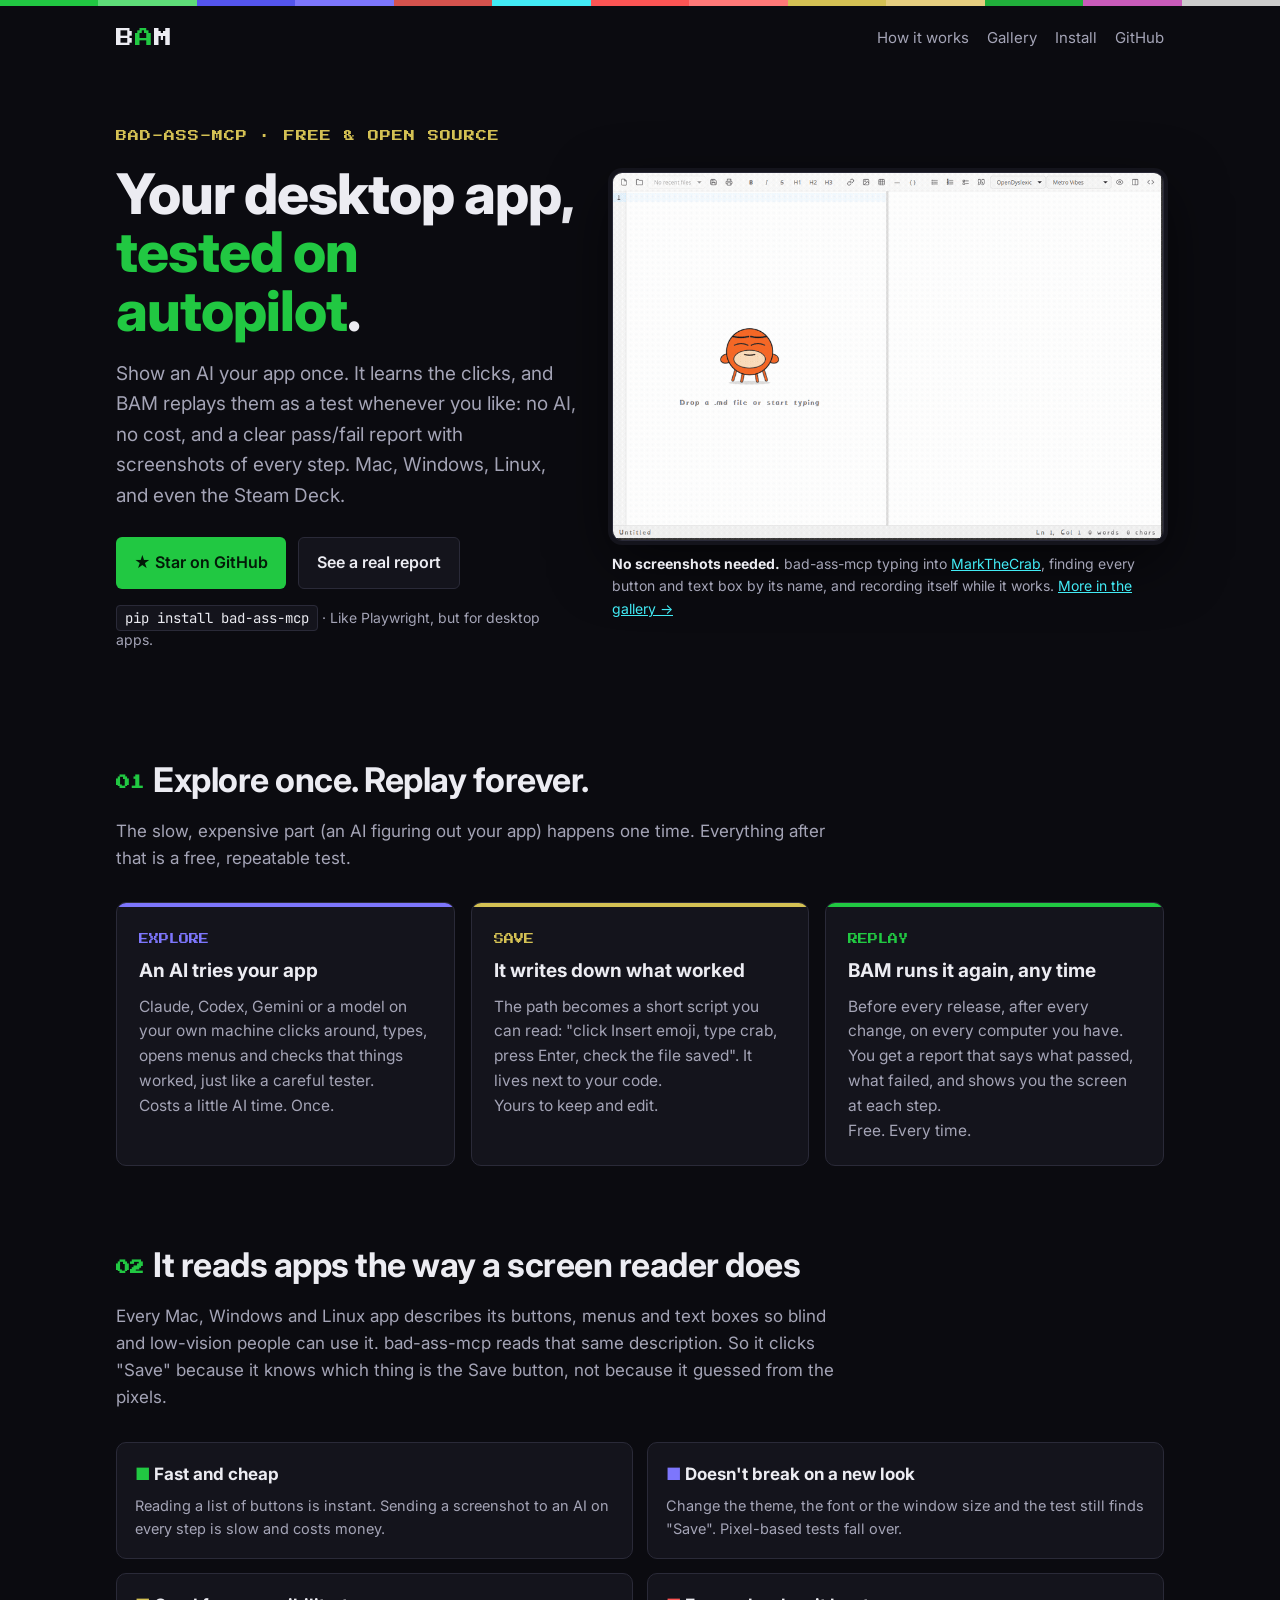
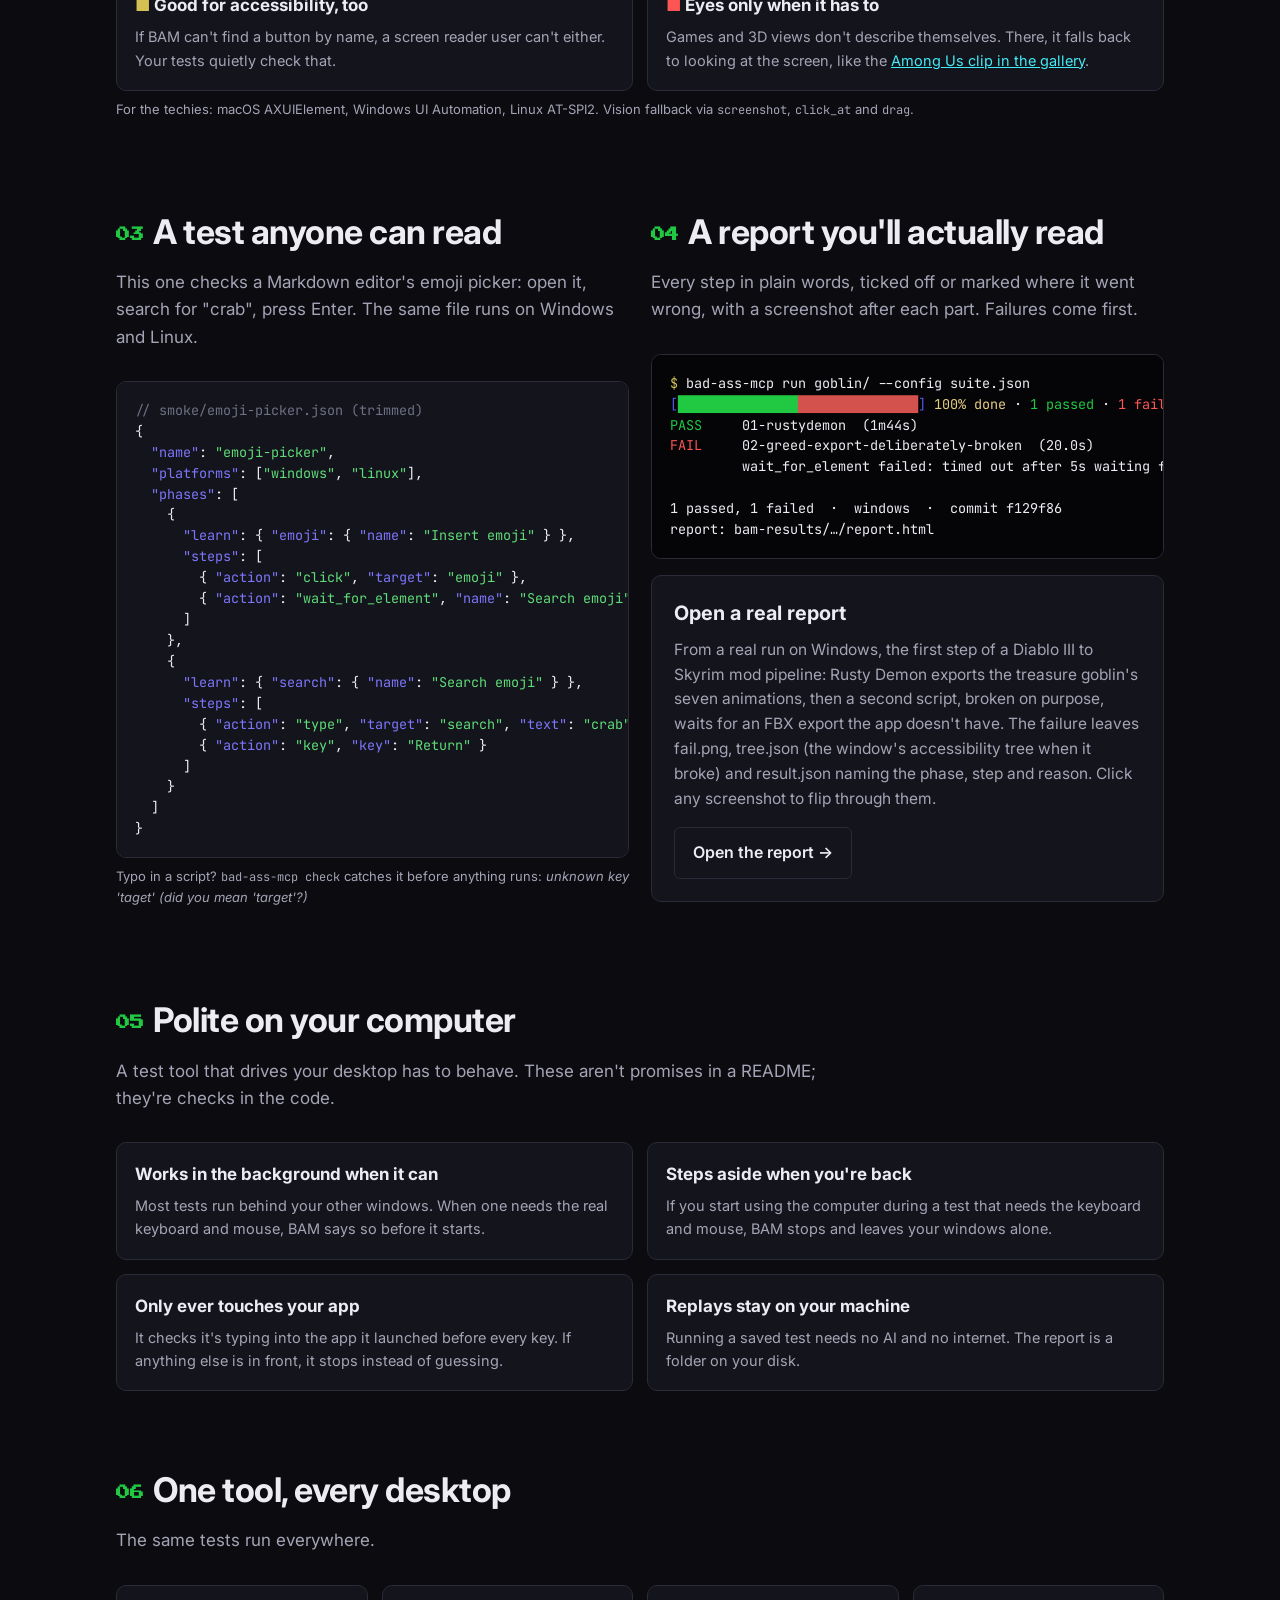
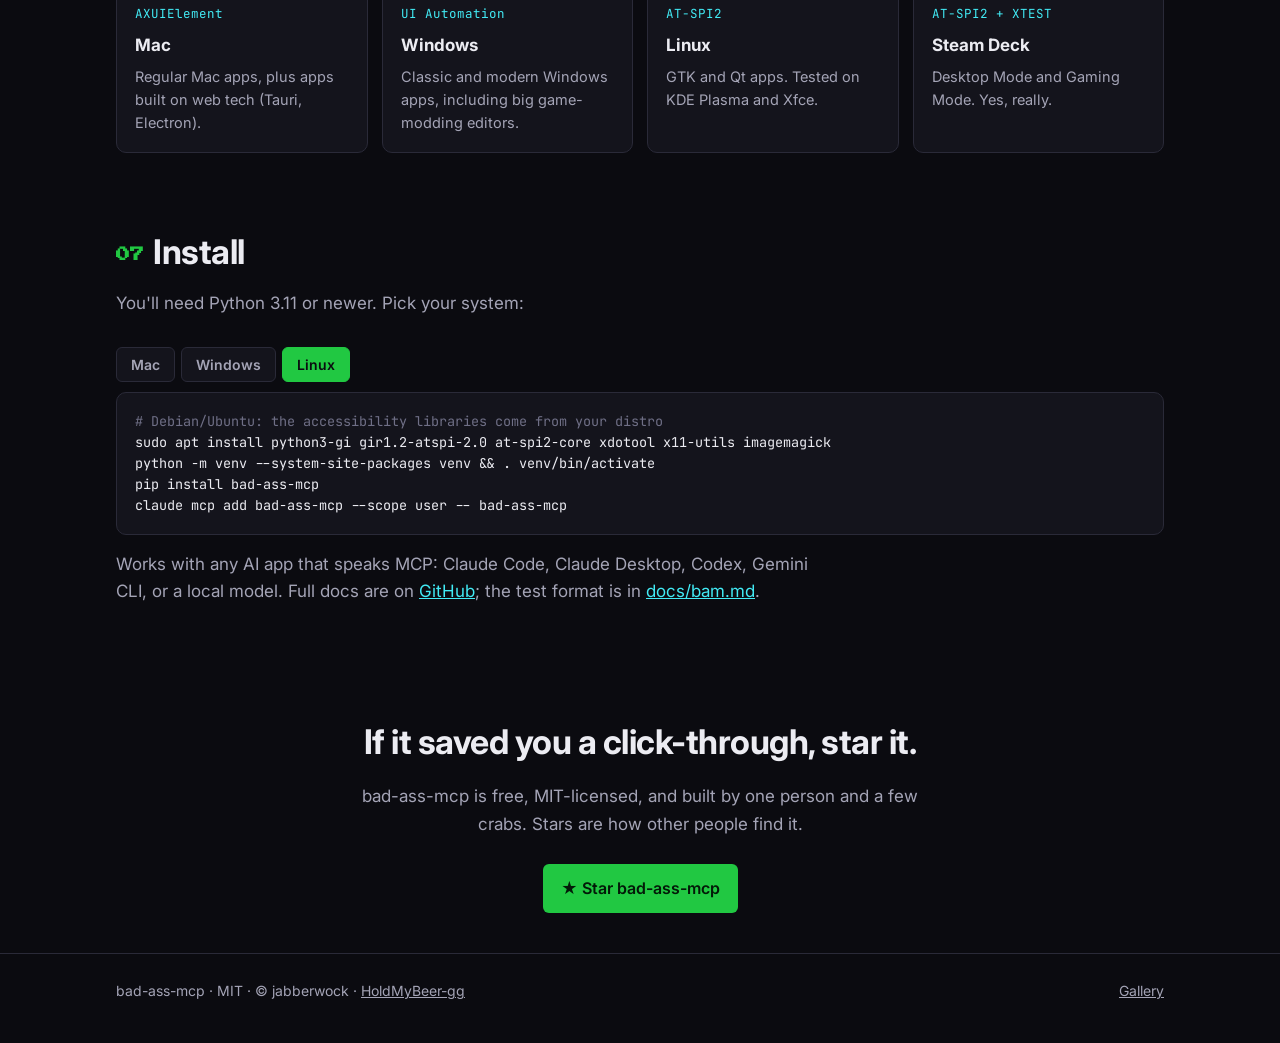
<file: index.html>
<!doctype html>
<html lang="en">
<head>
<meta charset="utf-8">
<meta name="viewport" content="width=device-width, initial-scale=1">
<title>BAM: your desktop app, tested on autopilot | bad-ass-mcp</title>
<meta name="description" content="Show an AI your desktop app once; BAM replays it as a test whenever you like, free, with a clear pass/fail report. It reads apps the way a screen reader does. Mac, Windows, Linux, Steam Deck.">
<link rel="canonical" href="https://bam.holdmybeer.gg/">
<meta property="og:type" content="website">
<meta property="og:url" content="https://bam.holdmybeer.gg/">
<meta property="og:title" content="BAM: your desktop app, tested on autopilot">
<meta property="og:description" content="Show an AI your app once. BAM replays it as a test, free, every time. Reads apps the way a screen reader does. Mac, Windows, Linux, Steam Deck.">
<meta property="og:image" content="https://bam.holdmybeer.gg/media/among-us-wiring.jpg">
<meta name="twitter:card" content="summary_large_image">
<meta name="twitter:title" content="BAM: your desktop app, tested on autopilot">
<meta name="twitter:description" content="Show an AI your app once. BAM replays it as a test, free, every time.">
<meta name="twitter:image" content="https://bam.holdmybeer.gg/media/among-us-wiring.jpg">
<link rel="icon" href="data:image/svg+xml,<svg xmlns='http://www.w3.org/2000/svg' viewBox='0 0 16 16'><rect width='16' height='16' fill='%23000'/><rect x='2' y='2' width='4' height='12' fill='%2321C842'/><rect x='6' y='2' width='4' height='12' fill='%235455ED'/><rect x='10' y='2' width='4' height='12' fill='%23FC5554'/></svg>">
<link rel="preconnect" href="https://fonts.googleapis.com">
<link rel="preconnect" href="https://fonts.gstatic.com" crossorigin>
<link href="https://fonts.googleapis.com/css2?family=Press+Start+2P&family=JetBrains+Mono:wght@400;600&family=Inter:wght@400;600;800&display=swap" rel="stylesheet">
<link rel="stylesheet" href="style.css">
<script type="application/ld+json">
{
  "@context": "https://schema.org",
  "@type": "SoftwareApplication",
  "name": "bad-ass-mcp",
  "alternateName": "BAM",
  "applicationCategory": "DeveloperApplication",
  "operatingSystem": "macOS, Windows, Linux",
  "description": "Automated testing for desktop apps: an AI explores the app once through the operating system's accessibility interface (what screen readers use), and BAM replays it as a test suite with no AI in the loop.",
  "url": "https://bam.holdmybeer.gg/",
  "codeRepository": "https://github.com/HoldMyBeer-gg/bad-ass-mcp",
  "license": "https://opensource.org/licenses/MIT",
  "offers": { "@type": "Offer", "price": "0", "priceCurrency": "USD" }
}
</script>
</head>
<body>
<div class="bar" aria-hidden="true">
  <span style="background:#21c842"></span><span style="background:#5edc78"></span><span style="background:#5455ed"></span><span style="background:#7d76fc"></span><span style="background:#d4524d"></span><span style="background:#42ebf5"></span><span style="background:#fc5554"></span><span style="background:#ff7978"></span><span style="background:#d4c154"></span><span style="background:#e6ce80"></span><span style="background:#21b03b"></span><span style="background:#c95bba"></span><span style="background:#cccccc"></span>
</div>

<div class="wrap">
  <nav>
    <a class="logo" href="/">B<b>A</b>M</a>
    <div class="links">
      <a href="#how">How it works</a>
      <a href="gallery/">Gallery</a>
      <a href="#install">Install</a>
      <a href="https://github.com/HoldMyBeer-gg/bad-ass-mcp">GitHub</a>
    </div>
  </nav>

  <header class="hero">
    <div>
      <p class="kicker">BAD-ASS-MCP · FREE &amp; OPEN SOURCE</p>
      <h1>Your desktop app, <em>tested on autopilot</em>.</h1>
      <p class="lede">Show an AI your app once. It learns the clicks, and BAM replays them as a test whenever you like: no AI, no cost, and a clear pass/fail report with screenshots of every step. Mac, Windows, Linux, and even the Steam Deck.</p>
      <div class="cta">
        <a class="btn primary" href="https://github.com/HoldMyBeer-gg/bad-ass-mcp">★ Star on GitHub</a>
        <a class="btn ghost" href="report/report.html">See a real report</a>
      </div>
      <p class="install-line"><code>pip install bad-ass-mcp</code> · Like Playwright, but for desktop apps.</p>
    </div>
    <figure>
      <div class="video">
        <img src="media/markthecrab-demo.gif" alt="bad-ass-mcp typing into the MarkTheCrab Markdown editor, finding each button by its name">
      </div>
      <figcaption><strong>No screenshots needed.</strong> bad-ass-mcp typing into <a href="https://github.com/HoldMyBeer-gg/MarkTheCrab">MarkTheCrab</a>, finding every button and text box by its name, and recording itself while it works. <a href="gallery/">More in the gallery →</a></figcaption>
    </figure>
  </header>

  <section id="how">
    <h2><span class="n">01</span>Explore once. Replay forever.</h2>
    <p class="sub">The slow, expensive part (an AI figuring out your app) happens one time. Everything after that is a free, repeatable test.</p>
    <div class="steps">
      <div class="step" style="--c:var(--lblue)">
        <span class="tag">EXPLORE</span>
        <h3>An AI tries your app</h3>
        <p>Claude, Codex, Gemini or a model on your own machine clicks around, types, opens menus and checks that things worked, just like a careful tester.</p>
        <p class="cost">Costs a little AI time. Once.</p>
      </div>
      <div class="step" style="--c:var(--yellow)">
        <span class="tag">SAVE</span>
        <h3>It writes down what worked</h3>
        <p>The path becomes a short script you can read: "click Insert emoji, type crab, press Enter, check the file saved". It lives next to your code.</p>
        <p class="cost">Yours to keep and edit.</p>
      </div>
      <div class="step" style="--c:var(--green)">
        <span class="tag">REPLAY</span>
        <h3>BAM runs it again, any time</h3>
        <p>Before every release, after every change, on every computer you have. You get a report that says what passed, what failed, and shows you the screen at each step.</p>
        <p class="cost">Free. Every time.</p>
      </div>
    </div>
  </section>

  <section>
    <h2><span class="n">02</span>It reads apps the way a screen reader does</h2>
    <p class="sub">Every Mac, Windows and Linux app describes its buttons, menus and text boxes so blind and low-vision people can use it. bad-ass-mcp reads that same description. So it clicks "Save" because it knows which thing is the Save button, not because it guessed from the pixels.</p>
    <div class="why">
      <div class="tile" style="--c:var(--green)"><h3>Fast and cheap</h3><p>Reading a list of buttons is instant. Sending a screenshot to an AI on every step is slow and costs money.</p></div>
      <div class="tile" style="--c:var(--lblue)"><h3>Doesn't break on a new look</h3><p>Change the theme, the font or the window size and the test still finds "Save". Pixel-based tests fall over.</p></div>
      <div class="tile" style="--c:var(--yellow)"><h3>Good for accessibility, too</h3><p>If BAM can't find a button by name, a screen reader user can't either. Your tests quietly check that.</p></div>
      <div class="tile" style="--c:var(--red)"><h3>Eyes only when it has to</h3><p>Games and 3D views don't describe themselves. There, it falls back to looking at the screen, like the <a href="gallery/">Among Us clip in the gallery</a>.</p></div>
    </div>
    <p class="small-tech">For the techies: macOS AXUIElement, Windows UI Automation, Linux AT-SPI2. Vision fallback via <code>screenshot</code>, <code>click_at</code> and <code>drag</code>.</p>
  </section>

  <section>
    <div class="split">
      <div>
        <h2><span class="n">03</span>A test anyone can read</h2>
        <p class="sub">This one checks a Markdown editor's emoji picker: open it, search for "crab", press Enter. The same file runs on Windows and Linux.</p>
<pre><span class="c">// smoke/emoji-picker.json (trimmed)</span>
{
  <span class="k">"name"</span>: <span class="s">"emoji-picker"</span>,
  <span class="k">"platforms"</span>: [<span class="s">"windows"</span>, <span class="s">"linux"</span>],
  <span class="k">"phases"</span>: [
    {
      <span class="k">"learn"</span>: { <span class="k">"emoji"</span>: { <span class="k">"name"</span>: <span class="s">"Insert emoji"</span> } },
      <span class="k">"steps"</span>: [
        { <span class="k">"action"</span>: <span class="s">"click"</span>, <span class="k">"target"</span>: <span class="s">"emoji"</span> },
        { <span class="k">"action"</span>: <span class="s">"wait_for_element"</span>, <span class="k">"name"</span>: <span class="s">"Search emoji"</span> }
      ]
    },
    {
      <span class="k">"learn"</span>: { <span class="k">"search"</span>: { <span class="k">"name"</span>: <span class="s">"Search emoji"</span> } },
      <span class="k">"steps"</span>: [
        { <span class="k">"action"</span>: <span class="s">"type"</span>, <span class="k">"target"</span>: <span class="s">"search"</span>, <span class="k">"text"</span>: <span class="s">"crab"</span> },
        { <span class="k">"action"</span>: <span class="s">"key"</span>, <span class="k">"key"</span>: <span class="s">"Return"</span> }
      ]
    }
  ]
}</pre>
        <p class="small-tech">Typo in a script? <code>bad-ass-mcp check</code> catches it before anything runs: <em>unknown key 'taget' (did you mean 'target'?)</em></p>
      </div>
      <div>
        <h2><span class="n">04</span>A report you'll actually read</h2>
        <p class="sub">Every step in plain words, ticked off or marked where it went wrong, with a screenshot after each part. Failures come first.</p>
<pre class="term"><span class="p">$</span> bad-ass-mcp run goblin/ --config suite.json
<span style="color:#5455ed">[</span><span style="color:#21c842">███████████████</span><span style="color:#d4524d">███████████████</span><span style="color:#5455ed">]</span> <span style="color:#e6ce80">100% done</span> · <span class="ok">1 passed</span> · <span class="bad">1 failed</span>
<span class="ok">PASS    </span> 01-rustydemon  (1m44s)
<span class="bad">FAIL    </span> 02-greed-export-deliberately-broken  (20.0s)
         wait_for_element failed: timed out after 5s waiting for name='Export As FBX'

1 passed, 1 failed  ·  windows  ·  commit f129f86
report: bam-results/…/report.html</pre>
        <div class="report-card" style="margin-top:16px">
          <h3>Open a real report</h3>
          <p>From a real run on Windows, the first step of a Diablo III to Skyrim mod pipeline: Rusty Demon exports the treasure goblin's seven animations, then a second script, broken on purpose, waits for an FBX export the app doesn't have. The failure leaves fail.png, tree.json (the window's accessibility tree when it broke) and result.json naming the phase, step and reason. Click any screenshot to flip through them.</p>
          <a class="btn ghost" href="report/report.html">Open the report →</a>
        </div>
      </div>
    </div>
  </section>

  <section>
    <h2><span class="n">05</span>Polite on your computer</h2>
    <p class="sub">A test tool that drives your desktop has to behave. These aren't promises in a README; they're checks in the code.</p>
    <div class="nicely">
      <div class="tile"><h3>Works in the background when it can</h3><p>Most tests run behind your other windows. When one needs the real keyboard and mouse, BAM says so before it starts.</p></div>
      <div class="tile"><h3>Steps aside when you're back</h3><p>If you start using the computer during a test that needs the keyboard and mouse, BAM stops and leaves your windows alone.</p></div>
      <div class="tile"><h3>Only ever touches your app</h3><p>It checks it's typing into the app it launched before every key. If anything else is in front, it stops instead of guessing.</p></div>
      <div class="tile"><h3>Replays stay on your machine</h3><p>Running a saved test needs no AI and no internet. The report is a folder on your disk.</p></div>
    </div>
  </section>

  <section id="platforms">
    <h2><span class="n">06</span>One tool, every desktop</h2>
    <p class="sub">The same tests run everywhere.</p>
    <div class="grid4">
      <div class="tile"><span class="api">AXUIElement</span><h3>Mac</h3><p>Regular Mac apps, plus apps built on web tech (Tauri, Electron).</p></div>
      <div class="tile"><span class="api">UI Automation</span><h3>Windows</h3><p>Classic and modern Windows apps, including big game-modding editors.</p></div>
      <div class="tile"><span class="api">AT-SPI2</span><h3>Linux</h3><p>GTK and Qt apps. Tested on KDE Plasma and Xfce.</p></div>
      <div class="tile"><span class="api">AT-SPI2 + XTEST</span><h3>Steam Deck</h3><p>Desktop Mode and Gaming Mode. Yes, really.</p></div>
    </div>
  </section>

  <section id="install">
    <h2><span class="n">07</span>Install</h2>
    <p class="sub">You'll need Python 3.11 or newer. Pick your system:</p>
    <div class="tabs" role="tablist">
      <button role="tab" aria-selected="true" aria-controls="t-mac" id="b-mac">Mac</button>
      <button role="tab" aria-selected="false" aria-controls="t-win" id="b-win">Windows</button>
      <button role="tab" aria-selected="false" aria-controls="t-lin" id="b-lin">Linux</button>
    </div>
<pre class="tabpanel" role="tabpanel" id="t-mac" aria-labelledby="b-mac">pip install 'bad-ass-mcp[macos]'
<span class="c"># then allow your terminal under System Settings → Privacy &amp; Security → Accessibility</span>
claude mcp add bad-ass-mcp --scope user -- bad-ass-mcp</pre>
<pre class="tabpanel" role="tabpanel" id="t-win" aria-labelledby="b-win" hidden>pip install "bad-ass-mcp[windows]"
claude mcp add bad-ass-mcp --scope user -- bad-ass-mcp</pre>
<pre class="tabpanel" role="tabpanel" id="t-lin" aria-labelledby="b-lin" hidden><span class="c"># Debian/Ubuntu: the accessibility libraries come from your distro</span>
sudo apt install python3-gi gir1.2-atspi-2.0 at-spi2-core xdotool x11-utils imagemagick
python -m venv --system-site-packages venv &amp;&amp; . venv/bin/activate
pip install bad-ass-mcp
claude mcp add bad-ass-mcp --scope user -- bad-ass-mcp</pre>
    <p class="sub" style="margin-top:16px">Works with any AI app that speaks MCP: Claude Code, Claude Desktop, Codex, Gemini CLI, or a local model. Full docs are on <a href="https://github.com/HoldMyBeer-gg/bad-ass-mcp#readme">GitHub</a>; the test format is in <a href="https://github.com/HoldMyBeer-gg/bad-ass-mcp/blob/main/docs/bam.md">docs/bam.md</a>.</p>
  </section>

  <section class="star">
    <h2>If it saved you a click-through, star it.</h2>
    <p>bad-ass-mcp is free, MIT-licensed, and built by one person and a few crabs. Stars are how other people find it.</p>
    <a class="btn primary" href="https://github.com/HoldMyBeer-gg/bad-ass-mcp">★ Star bad-ass-mcp</a>
  </section>
</div>

<footer>
  <div class="wrap">
    <span>bad-ass-mcp · MIT · © jabberwock · <a href="https://github.com/HoldMyBeer-gg">HoldMyBeer-gg</a></span>
    <span><a href="gallery/">Gallery</a></span>
  </div>
</footer>

<script>
document.querySelectorAll('[role=tab]').forEach(function (tab, _, tabs) {
  tab.addEventListener('click', function () {
    tabs.forEach(function (t) {
      var on = t === tab;
      t.setAttribute('aria-selected', on);
      document.getElementById(t.getAttribute('aria-controls')).hidden = !on;
    });
  });
});
(function () {
  var ua = navigator.userAgent;
  var id = /Windows/.test(ua) ? 'b-win' : /Linux|X11/.test(ua) && !/Android/.test(ua) ? 'b-lin' : null;
  if (id) document.getElementById(id).click();
})();
</script>
</body>
</html>
</file>
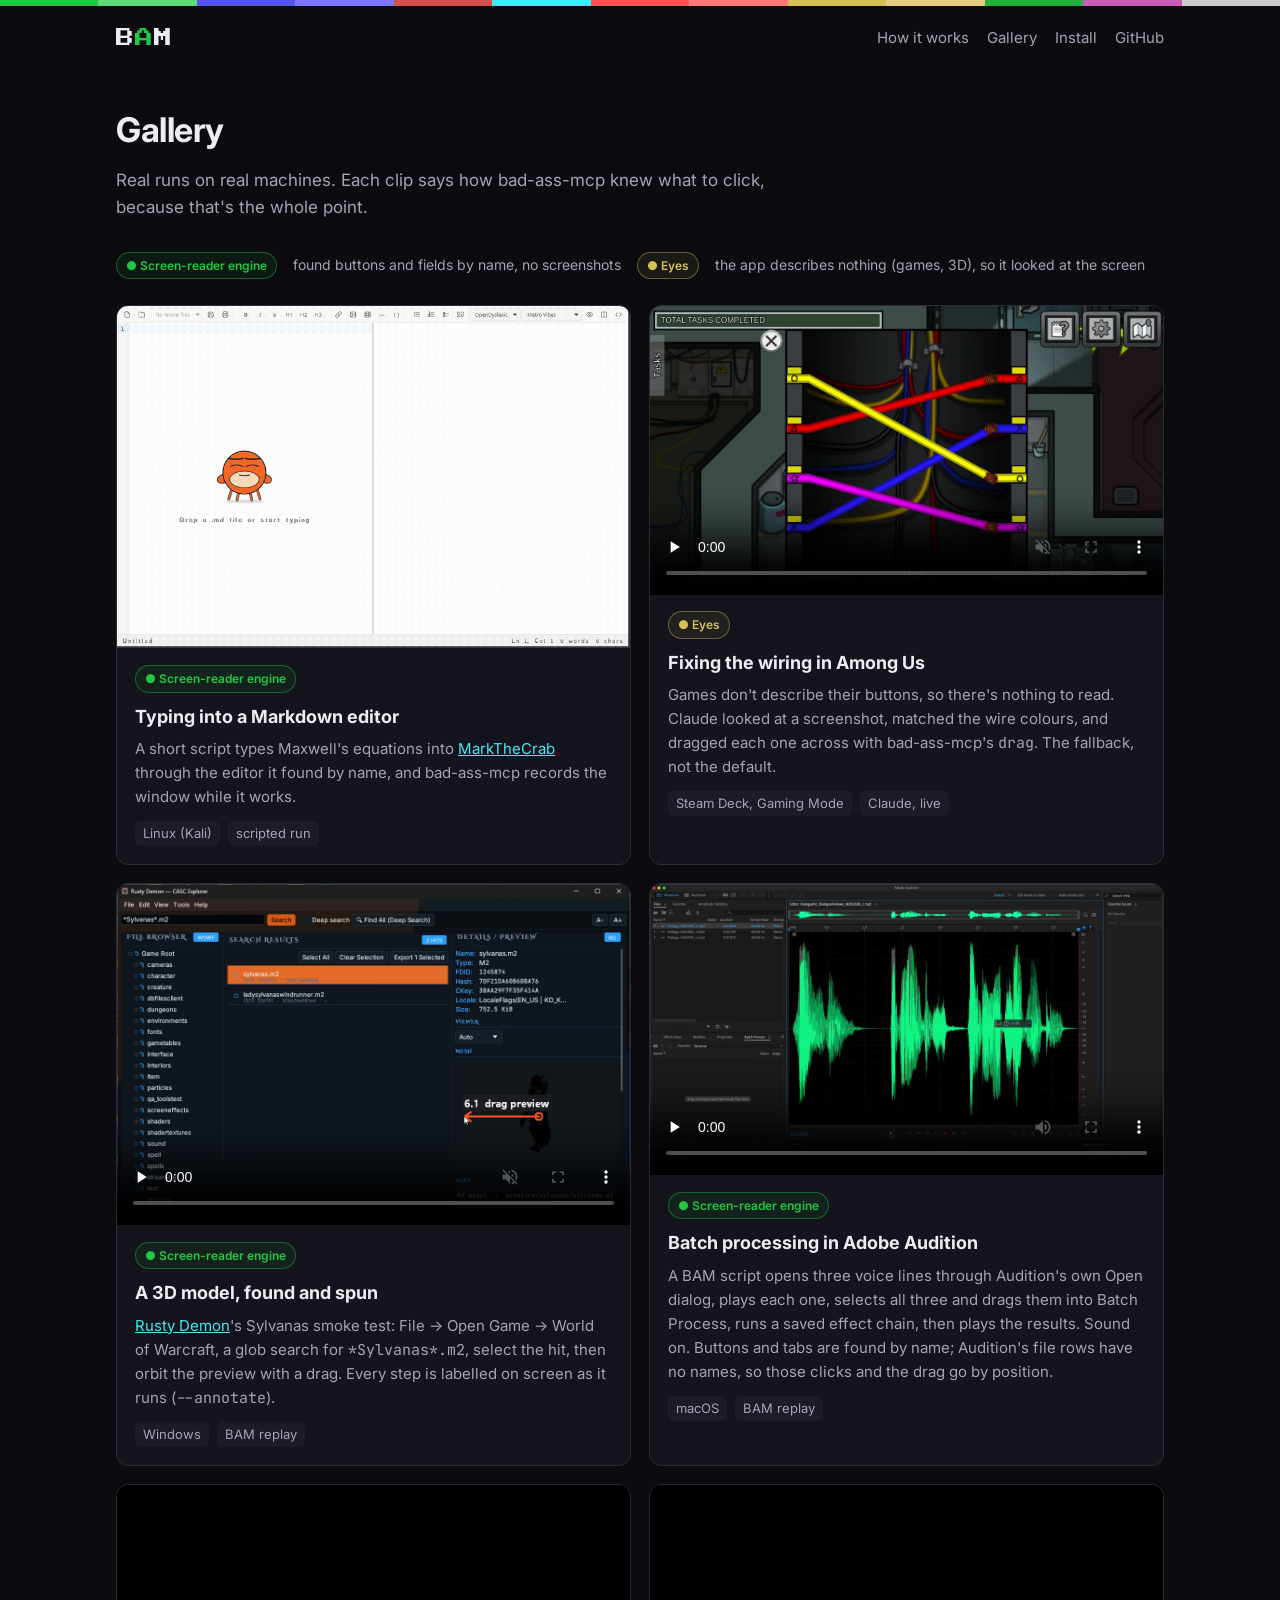
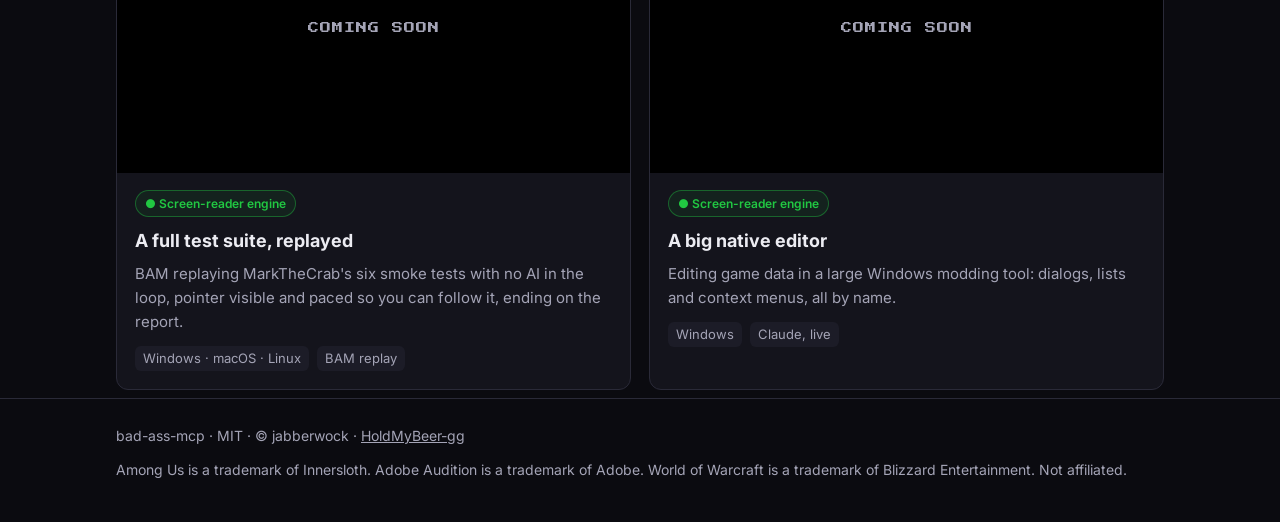
<file: gallery/index.html>
<!doctype html>
<html lang="en">
<head>
<meta charset="utf-8">
<meta name="viewport" content="width=device-width, initial-scale=1">
<title>BAM gallery | bad-ass-mcp</title>
<meta name="description" content="Clips of bad-ass-mcp and BAM driving real desktop apps on Mac, Windows, Linux and the Steam Deck, each labelled with how it found what to click.">
<link rel="canonical" href="https://bam.holdmybeer.gg/gallery/">
<meta property="og:title" content="BAM gallery">
<meta property="og:description" content="bad-ass-mcp driving real desktop apps, labelled honestly: screen-reader engine first, eyes only when an app gives it nothing to read.">
<meta property="og:image" content="https://bam.holdmybeer.gg/media/among-us-wiring.jpg">
<link rel="icon" href="data:image/svg+xml,<svg xmlns='http://www.w3.org/2000/svg' viewBox='0 0 16 16'><rect width='16' height='16' fill='%23000'/><rect x='2' y='2' width='4' height='12' fill='%2321C842'/><rect x='6' y='2' width='4' height='12' fill='%235455ED'/><rect x='10' y='2' width='4' height='12' fill='%23FC5554'/></svg>">
<link rel="preconnect" href="https://fonts.googleapis.com">
<link rel="preconnect" href="https://fonts.gstatic.com" crossorigin>
<link href="https://fonts.googleapis.com/css2?family=Press+Start+2P&family=JetBrains+Mono:wght@400;600&family=Inter:wght@400;600;800&display=swap" rel="stylesheet">
<link rel="stylesheet" href="../style.css">
</head>
<body>
<div class="bar" aria-hidden="true">
  <span style="background:#21c842"></span><span style="background:#5edc78"></span><span style="background:#5455ed"></span><span style="background:#7d76fc"></span><span style="background:#d4524d"></span><span style="background:#42ebf5"></span><span style="background:#fc5554"></span><span style="background:#ff7978"></span><span style="background:#d4c154"></span><span style="background:#e6ce80"></span><span style="background:#21b03b"></span><span style="background:#c95bba"></span><span style="background:#cccccc"></span>
</div>
<div class="wrap">
  <nav>
    <a class="logo" href="../">B<b>A</b>M</a>
    <div class="links">
      <a href="../#how">How it works</a>
      <a href="./" aria-current="page">Gallery</a>
      <a href="../#install">Install</a>
      <a href="https://github.com/HoldMyBeer-gg/bad-ass-mcp">GitHub</a>
    </div>
  </nav>

  <section style="padding-top:32px">
    <h2>Gallery</h2>
    <p class="sub">Real runs on real machines. Each clip says how bad-ass-mcp knew what to click, because that's the whole point.</p>
    <div class="legend">
      <span class="badge tree">● Screen-reader engine</span> found buttons and fields by name, no screenshots
      <span class="badge vision">● Eyes</span> the app describes nothing (games, 3D), so it looked at the screen
    </div>

    <div class="gallery">
      <article class="clip">
        <div class="media"><img src="../media/markthecrab-demo.gif" alt="bad-ass-mcp typing into the MarkTheCrab Markdown editor" loading="lazy"></div>
        <div class="body">
          <span class="badge tree">● Screen-reader engine</span>
          <h3>Typing into a Markdown editor</h3>
          <p>A short script types Maxwell's equations into <a href="https://github.com/HoldMyBeer-gg/MarkTheCrab">MarkTheCrab</a> through the editor it found by name, and bad-ass-mcp records the window while it works.</p>
          <div class="meta"><span>Linux (Kali)</span><span>scripted run</span></div>
        </div>
      </article>

      <article class="clip">
        <div class="media"><video src="../media/among-us-wiring.mp4" poster="../media/among-us-wiring.jpg" muted loop playsinline controls preload="none" aria-label="Claude solving the Among Us Fix Wiring task"></video></div>
        <div class="body">
          <span class="badge vision">● Eyes</span>
          <h3>Fixing the wiring in Among Us</h3>
          <p>Games don't describe their buttons, so there's nothing to read. Claude looked at a screenshot, matched the wire colours, and dragged each one across with bad-ass-mcp's <code>drag</code>. The fallback, not the default.</p>
          <div class="meta"><span>Steam Deck, Gaming Mode</span><span>Claude, live</span></div>
        </div>
      </article>

      <article class="clip">
        <div class="media"><video src="../media/rustydemon-sylvanas-spin.mp4" poster="../media/rustydemon-sylvanas-spin.jpg" muted loop playsinline controls preload="none" aria-label="BAM opening World of Warcraft in Rusty Demon, searching for Sylvanas, and orbiting her 3D model, with each step labelled on screen"></video></div>
        <div class="body">
          <span class="badge tree">● Screen-reader engine</span>
          <h3>A 3D model, found and spun</h3>
          <p><a href="https://github.com/HoldMyBeer-gg/rustydemon">Rusty Demon</a>'s Sylvanas smoke test: File → Open Game → World of Warcraft, a glob search for <code>*Sylvanas*.m2</code>, select the hit, then orbit the preview with a drag. Every step is labelled on screen as it runs (<code>--annotate</code>).</p>
          <div class="meta"><span>Windows</span><span>BAM replay</span></div>
        </div>
      </article>

      <article class="clip">
        <div class="media"><video src="../media/audition-batch.mp4" poster="../media/audition-batch.jpg" playsinline controls preload="none" aria-label="BAM opening three voice lines in Adobe Audition, batch processing them, and playing each before and after"></video></div>
        <div class="body">
          <span class="badge tree">● Screen-reader engine</span>
          <h3>Batch processing in Adobe Audition</h3>
          <p>A BAM script opens three voice lines through Audition's own Open dialog, plays each one, selects all three and drags them into Batch Process, runs a saved effect chain, then plays the results. Sound on. Buttons and tabs are found by name; Audition's file rows have no names, so those clicks and the drag go by position.</p>
          <div class="meta"><span>macOS</span><span>BAM replay</span></div>
        </div>
      </article>

      <article class="clip">
        <div class="media empty">COMING SOON</div>
        <div class="body">
          <span class="badge tree">● Screen-reader engine</span>
          <h3>A full test suite, replayed</h3>
          <p>BAM replaying MarkTheCrab's six smoke tests with no AI in the loop, pointer visible and paced so you can follow it, ending on the report.</p>
          <div class="meta"><span>Windows · macOS · Linux</span><span>BAM replay</span></div>
        </div>
      </article>

      <article class="clip">
        <div class="media empty">COMING SOON</div>
        <div class="body">
          <span class="badge tree">● Screen-reader engine</span>
          <h3>A big native editor</h3>
          <p>Editing game data in a large Windows modding tool: dialogs, lists and context menus, all by name.</p>
          <div class="meta"><span>Windows</span><span>Claude, live</span></div>
        </div>
      </article>
    </div>
  </section>
</div>
<footer>
  <div class="wrap">
    <span>bad-ass-mcp · MIT · © jabberwock · <a href="https://github.com/HoldMyBeer-gg">HoldMyBeer-gg</a></span>
    <span>Among Us is a trademark of Innersloth. Adobe Audition is a trademark of Adobe. World of Warcraft is a trademark of Blizzard Entertainment. Not affiliated.</span>
  </div>
</footer>
</body>
</html>
</file>
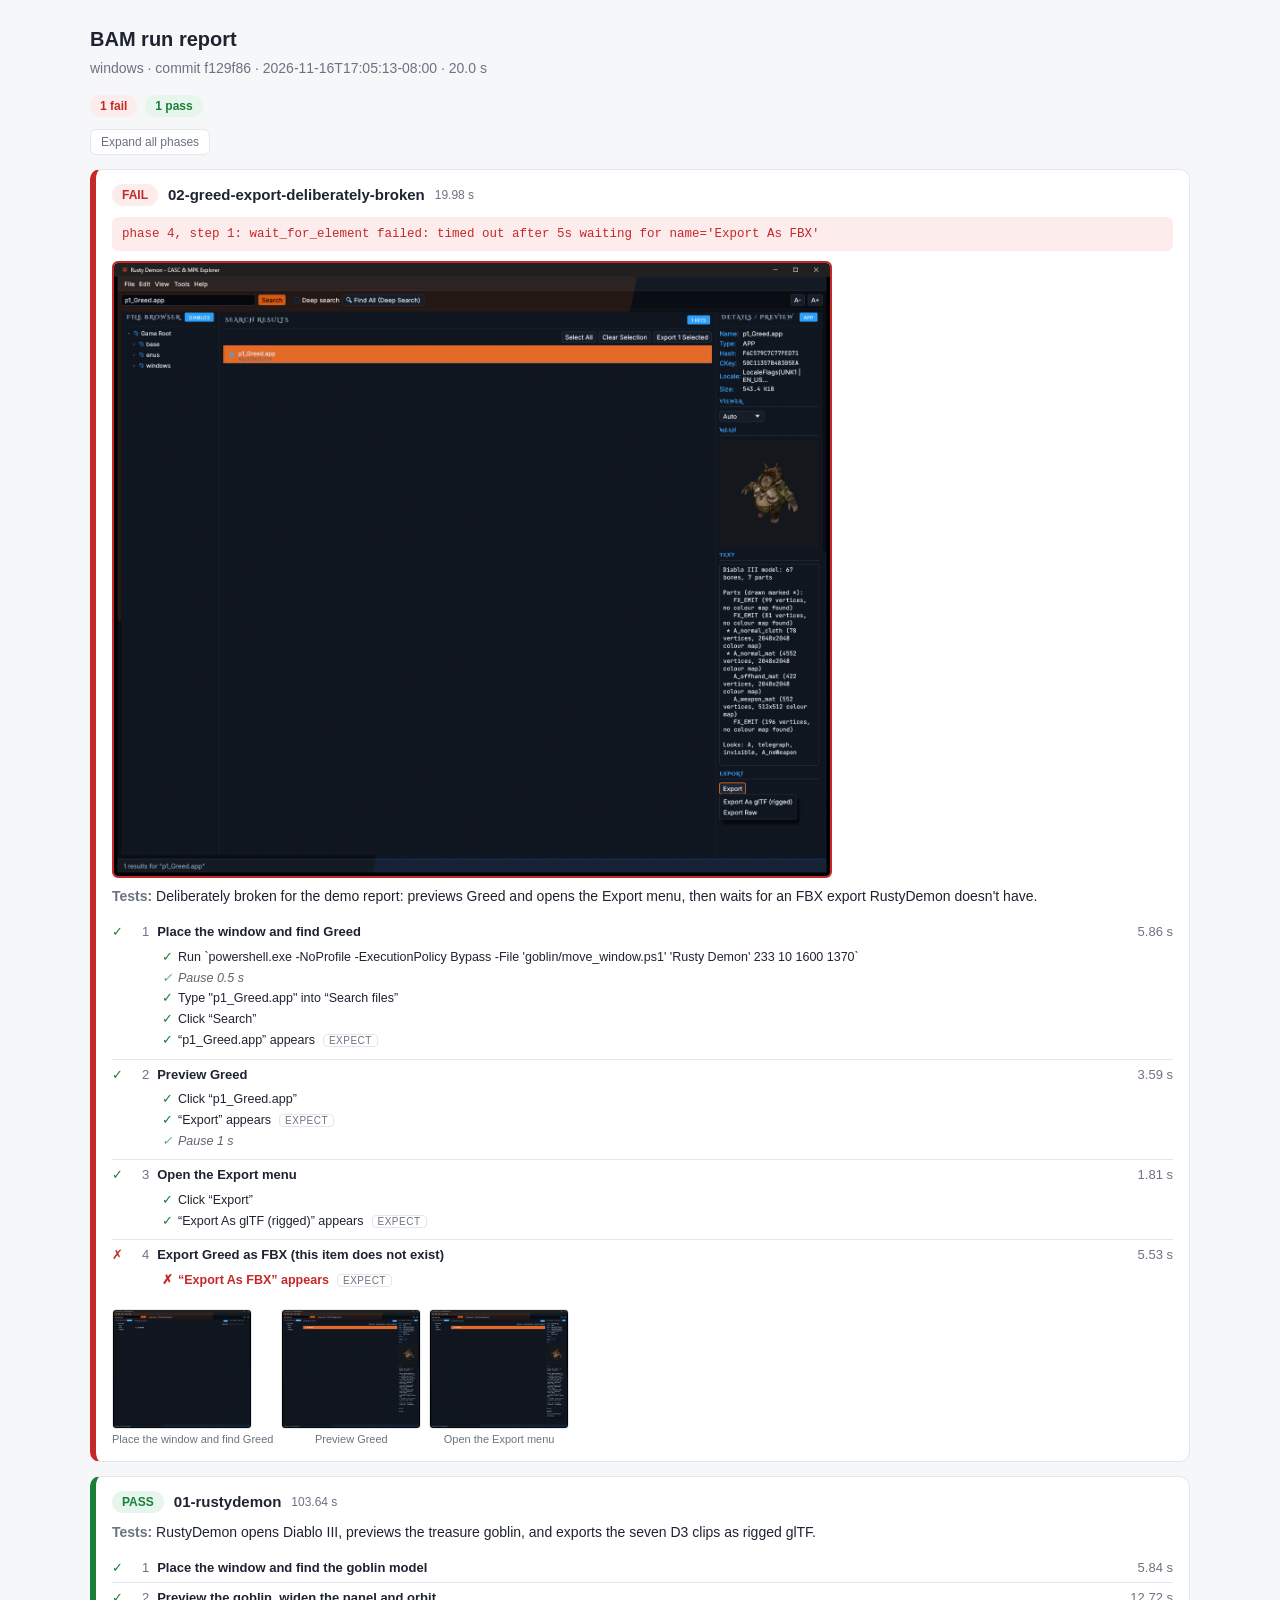
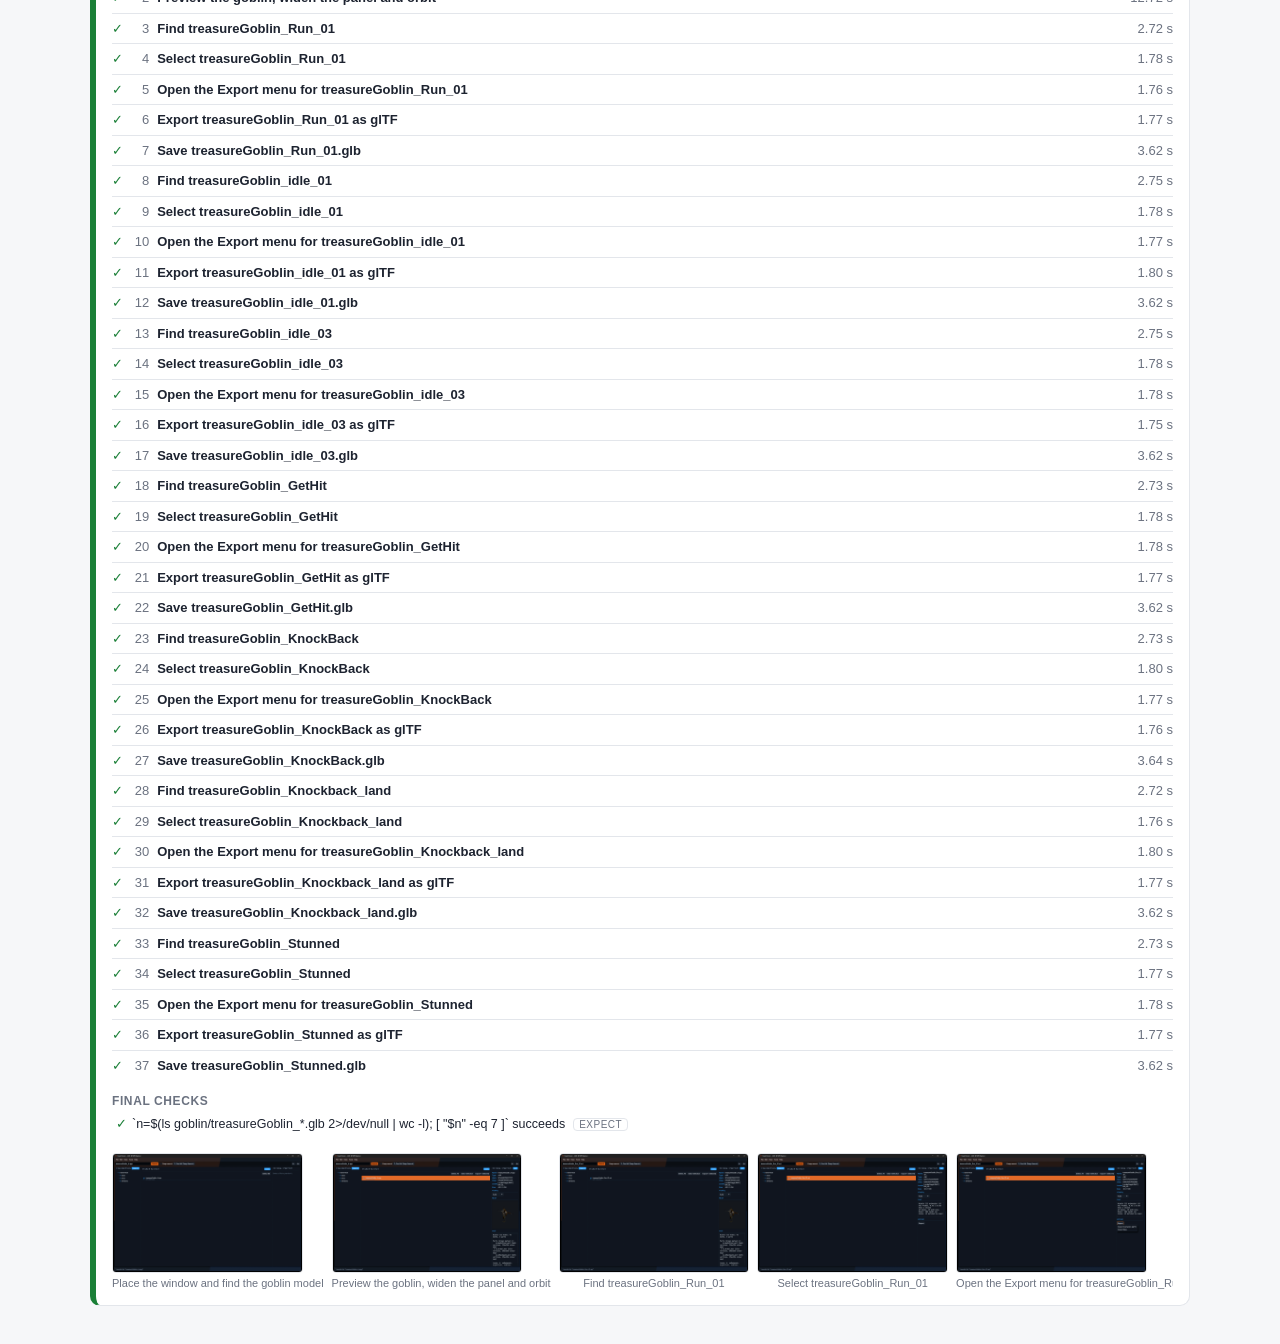
<file: report/report.html>
<!doctype html>
<html lang="en"><head><meta charset="utf-8">
<meta name="viewport" content="width=device-width, initial-scale=1">
<title>BAM run report</title><style>
:root{--bg:#f6f7f9;--card:#fff;--text:#1d2330;--muted:#6b7280;--border:#e3e6eb;
--pass:#1a7f37;--pass-bg:#e7f6ec;--fail:#c62828;--fail-bg:#fdecec;--warn:#9a6700;--warn-bg:#fff4d6}
@media (prefers-color-scheme:dark){:root{--bg:#0f1115;--card:#171a21;--text:#e6e8ec;--muted:#9aa1ad;
--border:#2a2f3a;--pass:#3fb950;--pass-bg:#12261a;--fail:#ff6b6b;--fail-bg:#2d1416;--warn:#d29922;--warn-bg:#2a2210}}
*{box-sizing:border-box}body{margin:0;padding:24px 16px;background:var(--bg);color:var(--text);
font:14px/1.5 -apple-system,BlinkMacSystemFont,"Segoe UI",Roboto,sans-serif}
main{max-width:1100px;margin:0 auto}h1{font-size:20px;margin:0 0 4px}
.meta{color:var(--muted);margin-bottom:16px}.tally{display:flex;gap:8px;flex-wrap:wrap;margin-bottom:20px}
.pill{padding:2px 10px;border-radius:999px;font-weight:600;font-size:12px}
.pill.pass{background:var(--pass-bg);color:var(--pass)}.pill.fail{background:var(--fail-bg);color:var(--fail)}
.pill.other{background:var(--warn-bg);color:var(--warn)}
.card{background:var(--card);border:1px solid var(--border);border-left:6px solid var(--muted);
border-radius:10px;padding:14px 16px;margin-bottom:14px}
.card.pass{border-left-color:var(--pass)}.card.fail{border-left-color:var(--fail)}
.card header{display:flex;align-items:center;gap:10px;flex-wrap:wrap}
.card h2{font-size:15px;margin:0}.card .sub{color:var(--muted);font-size:12px}
.reason{margin:10px 0;padding:8px 10px;border-radius:6px;background:var(--fail-bg);
color:var(--fail);font-family:ui-monospace,Menlo,Consolas,monospace;font-size:12.5px;overflow-wrap:anywhere}
.failshot img{width:100%;max-width:720px;border:2px solid var(--fail);border-radius:6px;
display:block}
.shots{display:flex;gap:8px;overflow-x:auto;padding-top:10px}
.shots a{flex:0 0 auto;text-align:center;color:var(--muted);font-size:11px;
text-decoration:none}
.shots img{height:120px;border:1px solid var(--border);border-radius:4px;display:block;
margin-bottom:2px}
.manual{margin:8px 0 0;padding-left:18px;color:var(--warn)}
.covers{margin:8px 0 0;color:var(--text)}.covers b{color:var(--muted);font-weight:600}
.phases{margin:10px 0 0;padding:0;list-style:none;font-size:13px}
.phase{border-top:1px solid var(--border)}.phase:first-child{border-top:0}
.phase summary,.phase .nodetail{display:flex;gap:8px;align-items:baseline;padding:5px 0;
cursor:pointer}
.phase .nodetail{cursor:default;padding-left:14px}
.phase summary::marker{color:var(--muted)}
.phase .pn{color:var(--muted);font-variant-numeric:tabular-nums;min-width:1.4em;text-align:right}
.phase .pname{font-weight:600}.phase.skip .pname{color:var(--muted);font-weight:400}
.m.ok{color:var(--pass)}.m.bad{color:var(--fail)}.m.skip{color:var(--muted)}
.phase .t{margin-left:auto;color:var(--muted);font-variant-numeric:tabular-nums}
.steps{margin:0 0 8px;padding:0 0 0 46px;list-style:none;font-size:12.5px}
.final .steps{padding-left:0}
.final h3{font-size:12px;text-transform:uppercase;letter-spacing:.05em;color:var(--muted);
margin:12px 0 4px}
.step{padding:1px 0 1px 20px;position:relative;color:var(--muted)}
.step::before{content:"·";position:absolute;left:4px}
.step.ok,.step.bad{color:var(--text)}.step.ok::before{content:"✓";color:var(--pass)}
.step.bad{color:var(--fail);font-weight:600}.step.bad::before{content:"✗";color:var(--fail)}
.step.expect::after{content:"expect";margin-left:8px;font-size:10px;text-transform:uppercase;
letter-spacing:.05em;padding:0 5px;border-radius:4px;border:1px solid var(--border);
color:var(--muted);font-weight:400}
.step.pause{font-style:italic;opacity:.7}
.toolbar{margin:-8px 0 14px}.toolbar button{font:inherit;font-size:12px;color:var(--muted);
background:var(--card);border:1px solid var(--border);border-radius:6px;padding:3px 10px;
cursor:pointer}
#lightbox{position:fixed;inset:0;background:rgba(0,0,0,.85);display:flex;align-items:center;
justify-content:center;gap:12px;padding:16px;z-index:10}#lightbox[hidden]{display:none}
#lightbox figure{margin:0;max-width:min(1200px,100%);text-align:center}
#lightbox img{max-width:100%;max-height:82vh;border-radius:6px;display:block;margin:0 auto}
#lightbox figcaption{color:#e6e8ec;font-size:13px;margin-top:8px}
#lightbox button{background:rgba(255,255,255,.12);color:#fff;border:0;border-radius:999px;
width:44px;height:44px;font-size:24px;line-height:1;cursor:pointer;flex:0 0 auto}
#lightbox button:hover,#lightbox button:focus-visible{background:rgba(255,255,255,.28);outline:none}
#lightbox .lb-close{position:absolute;top:16px;right:16px;font-size:18px}
</style></head>
<body><main>
<h1>BAM run report</h1>
<div class="meta">windows · commit f129f86 · 2026-11-16T17:05:13-08:00 · 20.0 s</div>
<div class="tally"><span class="pill fail">1 fail</span><span class="pill pass">1 pass</span></div>
<div class="toolbar"><button type="button" id="expand">Expand all phases</button></div>
<section class="card fail">
<header><span class="pill fail">FAIL</span><h2>02-greed-export-deliberately-broken</h2><span class="sub">19.98 s</span></header>
<div class="reason">phase 4, step 1: wait_for_element failed: timed out after 5s waiting for name=&#x27;Export As FBX&#x27;</div>
<a class="failshot" href="02_02-greed-export-deliberately-broken/fail.png" data-shot data-caption="02-greed-export-deliberately-broken · at the failure"><img src="02_02-greed-export-deliberately-broken/fail.png" alt="Screen at the failure"></a>
<p class="covers"><b>Tests:</b> Deliberately broken for the demo report: previews Greed and opens the Export menu, then waits for an FBX export RustyDemon doesn&#x27;t have.</p>
<ol class="phases">
<li class="phase ok"><details open><summary><span class="m ok">✓</span><span class="pn">1</span><span class="pname">Place the window and find Greed</span><span class="t">5.86 s</span></summary><ol class="steps"><li class="step ok">Run `powershell.exe -NoProfile -ExecutionPolicy Bypass -File &#x27;goblin/move_window.ps1&#x27; &#x27;Rusty Demon&#x27; 233 10 1600 1370`</li><li class="step pause ok">Pause 0.5 s</li><li class="step ok">Type &quot;p1_Greed.app&quot; into “Search files”</li><li class="step ok">Click “Search”</li><li class="step expect ok">“p1_Greed.app” appears</li></ol></details></li>
<li class="phase ok"><details open><summary><span class="m ok">✓</span><span class="pn">2</span><span class="pname">Preview Greed</span><span class="t">3.59 s</span></summary><ol class="steps"><li class="step ok">Click “p1_Greed.app”</li><li class="step expect ok">“Export” appears</li><li class="step pause ok">Pause 1 s</li></ol></details></li>
<li class="phase ok"><details open><summary><span class="m ok">✓</span><span class="pn">3</span><span class="pname">Open the Export menu</span><span class="t">1.81 s</span></summary><ol class="steps"><li class="step ok">Click “Export”</li><li class="step expect ok">“Export As glTF (rigged)” appears</li></ol></details></li>
<li class="phase bad"><details open><summary><span class="m bad">✗</span><span class="pn">4</span><span class="pname">Export Greed as FBX (this item does not exist)</span><span class="t">5.53 s</span></summary><ol class="steps"><li class="step expect bad">“Export As FBX” appears</li></ol></details></li>
</ol>
<div class="shots">
<a href="02_02-greed-export-deliberately-broken/phase-1.png" data-shot data-caption="02-greed-export-deliberately-broken · Place the window and find Greed"><img src="02_02-greed-export-deliberately-broken/phase-1.png" alt="Place the window and find Greed" loading="lazy">Place the window and find Greed</a>
<a href="02_02-greed-export-deliberately-broken/phase-2.png" data-shot data-caption="02-greed-export-deliberately-broken · Preview Greed"><img src="02_02-greed-export-deliberately-broken/phase-2.png" alt="Preview Greed" loading="lazy">Preview Greed</a>
<a href="02_02-greed-export-deliberately-broken/phase-3.png" data-shot data-caption="02-greed-export-deliberately-broken · Open the Export menu"><img src="02_02-greed-export-deliberately-broken/phase-3.png" alt="Open the Export menu" loading="lazy">Open the Export menu</a>
</div>
</section>
<section class="card pass">
<header><span class="pill pass">PASS</span><h2>01-rustydemon</h2><span class="sub">103.64 s</span></header>
<p class="covers"><b>Tests:</b> RustyDemon opens Diablo III, previews the treasure goblin, and exports the seven D3 clips as rigged glTF.</p>
<ol class="phases">
<li class="phase ok"><details><summary><span class="m ok">✓</span><span class="pn">1</span><span class="pname">Place the window and find the goblin model</span><span class="t">5.84 s</span></summary><ol class="steps"><li class="step ok">Run `powershell.exe -NoProfile -ExecutionPolicy Bypass -File &#x27;goblin/move_window.ps1&#x27; &#x27;Rusty Demon&#x27; 233 140 1600 1000`</li><li class="step pause ok">Pause 0.5 s</li><li class="step ok">Type &quot;treasureGoblin_A.app&quot; into “Search files”</li><li class="step ok">Click “Search”</li><li class="step expect ok">“treasureGoblin_A.app” appears</li></ol></details></li>
<li class="phase ok"><details><summary><span class="m ok">✓</span><span class="pn">2</span><span class="pname">Preview the goblin, widen the panel and orbit</span><span class="t">12.72 s</span></summary><ol class="steps"><li class="step ok">Click “treasureGoblin_A.app”</li><li class="step expect ok">“Export” appears</li><li class="step ok">Drag the pointer by (0, 0)</li><li class="step pause ok">Pause 0.5 s</li><li class="step ok">Drag the pointer by (0, 0) ×2</li></ol></details></li>
<li class="phase ok"><details><summary><span class="m ok">✓</span><span class="pn">3</span><span class="pname">Find treasureGoblin_Run_01</span><span class="t">2.72 s</span></summary><ol class="steps"><li class="step ok">Type &quot;treasureGoblin_Run_01.ani&quot; into “Search files”</li><li class="step ok">Click “Search”</li><li class="step expect ok">“treasureGoblin_Run_01.ani” appears</li></ol></details></li>
<li class="phase ok"><details><summary><span class="m ok">✓</span><span class="pn">4</span><span class="pname">Select treasureGoblin_Run_01</span><span class="t">1.78 s</span></summary><ol class="steps"><li class="step ok">Click “treasureGoblin_Run_01.ani”</li><li class="step expect ok">“Export” appears</li></ol></details></li>
<li class="phase ok"><details><summary><span class="m ok">✓</span><span class="pn">5</span><span class="pname">Open the Export menu for treasureGoblin_Run_01</span><span class="t">1.76 s</span></summary><ol class="steps"><li class="step ok">Click “Export”</li><li class="step expect ok">“Export Animation (glTF)” appears</li></ol></details></li>
<li class="phase ok"><details><summary><span class="m ok">✓</span><span class="pn">6</span><span class="pname">Export treasureGoblin_Run_01 as glTF</span><span class="t">1.77 s</span></summary><ol class="steps"><li class="step ok">Click “Export Animation (glTF)”</li><li class="step expect ok">A “Save As” window appears</li></ol></details></li>
<li class="phase ok"><details><summary><span class="m ok">✓</span><span class="pn">7</span><span class="pname">Save treasureGoblin_Run_01.glb</span><span class="t">3.62 s</span></summary><ol class="steps"><li class="step ok">Type &quot;goblin\treasureGoblin_Run_01.glb&quot; into “File name:”</li><li class="step ok">Press Return</li><li class="step pause ok">Pause 1 s</li></ol></details></li>
<li class="phase ok"><details><summary><span class="m ok">✓</span><span class="pn">8</span><span class="pname">Find treasureGoblin_idle_01</span><span class="t">2.75 s</span></summary><ol class="steps"><li class="step ok">Type &quot;treasureGoblin_idle_01.ani&quot; into “Search files”</li><li class="step ok">Click “Search”</li><li class="step expect ok">“treasureGoblin_idle_01.ani” appears</li></ol></details></li>
<li class="phase ok"><details><summary><span class="m ok">✓</span><span class="pn">9</span><span class="pname">Select treasureGoblin_idle_01</span><span class="t">1.78 s</span></summary><ol class="steps"><li class="step ok">Click “treasureGoblin_idle_01.ani”</li><li class="step expect ok">“Export” appears</li></ol></details></li>
<li class="phase ok"><details><summary><span class="m ok">✓</span><span class="pn">10</span><span class="pname">Open the Export menu for treasureGoblin_idle_01</span><span class="t">1.77 s</span></summary><ol class="steps"><li class="step ok">Click “Export”</li><li class="step expect ok">“Export Animation (glTF)” appears</li></ol></details></li>
<li class="phase ok"><details><summary><span class="m ok">✓</span><span class="pn">11</span><span class="pname">Export treasureGoblin_idle_01 as glTF</span><span class="t">1.80 s</span></summary><ol class="steps"><li class="step ok">Click “Export Animation (glTF)”</li><li class="step expect ok">A “Save As” window appears</li></ol></details></li>
<li class="phase ok"><details><summary><span class="m ok">✓</span><span class="pn">12</span><span class="pname">Save treasureGoblin_idle_01.glb</span><span class="t">3.62 s</span></summary><ol class="steps"><li class="step ok">Type &quot;goblin\treasureGoblin_idle_01.glb&quot; into “File name:”</li><li class="step ok">Press Return</li><li class="step pause ok">Pause 1 s</li></ol></details></li>
<li class="phase ok"><details><summary><span class="m ok">✓</span><span class="pn">13</span><span class="pname">Find treasureGoblin_idle_03</span><span class="t">2.75 s</span></summary><ol class="steps"><li class="step ok">Type &quot;treasureGoblin_idle_03.ani&quot; into “Search files”</li><li class="step ok">Click “Search”</li><li class="step expect ok">“treasureGoblin_idle_03.ani” appears</li></ol></details></li>
<li class="phase ok"><details><summary><span class="m ok">✓</span><span class="pn">14</span><span class="pname">Select treasureGoblin_idle_03</span><span class="t">1.78 s</span></summary><ol class="steps"><li class="step ok">Click “treasureGoblin_idle_03.ani”</li><li class="step expect ok">“Export” appears</li></ol></details></li>
<li class="phase ok"><details><summary><span class="m ok">✓</span><span class="pn">15</span><span class="pname">Open the Export menu for treasureGoblin_idle_03</span><span class="t">1.78 s</span></summary><ol class="steps"><li class="step ok">Click “Export”</li><li class="step expect ok">“Export Animation (glTF)” appears</li></ol></details></li>
<li class="phase ok"><details><summary><span class="m ok">✓</span><span class="pn">16</span><span class="pname">Export treasureGoblin_idle_03 as glTF</span><span class="t">1.75 s</span></summary><ol class="steps"><li class="step ok">Click “Export Animation (glTF)”</li><li class="step expect ok">A “Save As” window appears</li></ol></details></li>
<li class="phase ok"><details><summary><span class="m ok">✓</span><span class="pn">17</span><span class="pname">Save treasureGoblin_idle_03.glb</span><span class="t">3.62 s</span></summary><ol class="steps"><li class="step ok">Type &quot;goblin\treasureGoblin_idle_03.glb&quot; into “File name:”</li><li class="step ok">Press Return</li><li class="step pause ok">Pause 1 s</li></ol></details></li>
<li class="phase ok"><details><summary><span class="m ok">✓</span><span class="pn">18</span><span class="pname">Find treasureGoblin_GetHit</span><span class="t">2.73 s</span></summary><ol class="steps"><li class="step ok">Type &quot;treasureGoblin_GetHit.ani&quot; into “Search files”</li><li class="step ok">Click “Search”</li><li class="step expect ok">“treasureGoblin_GetHit.ani” appears</li></ol></details></li>
<li class="phase ok"><details><summary><span class="m ok">✓</span><span class="pn">19</span><span class="pname">Select treasureGoblin_GetHit</span><span class="t">1.78 s</span></summary><ol class="steps"><li class="step ok">Click “treasureGoblin_GetHit.ani”</li><li class="step expect ok">“Export” appears</li></ol></details></li>
<li class="phase ok"><details><summary><span class="m ok">✓</span><span class="pn">20</span><span class="pname">Open the Export menu for treasureGoblin_GetHit</span><span class="t">1.78 s</span></summary><ol class="steps"><li class="step ok">Click “Export”</li><li class="step expect ok">“Export Animation (glTF)” appears</li></ol></details></li>
<li class="phase ok"><details><summary><span class="m ok">✓</span><span class="pn">21</span><span class="pname">Export treasureGoblin_GetHit as glTF</span><span class="t">1.77 s</span></summary><ol class="steps"><li class="step ok">Click “Export Animation (glTF)”</li><li class="step expect ok">A “Save As” window appears</li></ol></details></li>
<li class="phase ok"><details><summary><span class="m ok">✓</span><span class="pn">22</span><span class="pname">Save treasureGoblin_GetHit.glb</span><span class="t">3.62 s</span></summary><ol class="steps"><li class="step ok">Type &quot;goblin\treasureGoblin_GetHit.glb&quot; into “File name:”</li><li class="step ok">Press Return</li><li class="step pause ok">Pause 1 s</li></ol></details></li>
<li class="phase ok"><details><summary><span class="m ok">✓</span><span class="pn">23</span><span class="pname">Find treasureGoblin_KnockBack</span><span class="t">2.73 s</span></summary><ol class="steps"><li class="step ok">Type &quot;treasureGoblin_KnockBack.ani&quot; into “Search files”</li><li class="step ok">Click “Search”</li><li class="step expect ok">“treasureGoblin_KnockBack.ani” appears</li></ol></details></li>
<li class="phase ok"><details><summary><span class="m ok">✓</span><span class="pn">24</span><span class="pname">Select treasureGoblin_KnockBack</span><span class="t">1.80 s</span></summary><ol class="steps"><li class="step ok">Click “treasureGoblin_KnockBack.ani”</li><li class="step expect ok">“Export” appears</li></ol></details></li>
<li class="phase ok"><details><summary><span class="m ok">✓</span><span class="pn">25</span><span class="pname">Open the Export menu for treasureGoblin_KnockBack</span><span class="t">1.77 s</span></summary><ol class="steps"><li class="step ok">Click “Export”</li><li class="step expect ok">“Export Animation (glTF)” appears</li></ol></details></li>
<li class="phase ok"><details><summary><span class="m ok">✓</span><span class="pn">26</span><span class="pname">Export treasureGoblin_KnockBack as glTF</span><span class="t">1.76 s</span></summary><ol class="steps"><li class="step ok">Click “Export Animation (glTF)”</li><li class="step expect ok">A “Save As” window appears</li></ol></details></li>
<li class="phase ok"><details><summary><span class="m ok">✓</span><span class="pn">27</span><span class="pname">Save treasureGoblin_KnockBack.glb</span><span class="t">3.64 s</span></summary><ol class="steps"><li class="step ok">Type &quot;goblin\treasureGoblin_KnockBack.glb&quot; into “File name:”</li><li class="step ok">Press Return</li><li class="step pause ok">Pause 1 s</li></ol></details></li>
<li class="phase ok"><details><summary><span class="m ok">✓</span><span class="pn">28</span><span class="pname">Find treasureGoblin_Knockback_land</span><span class="t">2.72 s</span></summary><ol class="steps"><li class="step ok">Type &quot;treasureGoblin_Knockback_land.ani&quot; into “Search files”</li><li class="step ok">Click “Search”</li><li class="step expect ok">“treasureGoblin_Knockback_land.ani” appears</li></ol></details></li>
<li class="phase ok"><details><summary><span class="m ok">✓</span><span class="pn">29</span><span class="pname">Select treasureGoblin_Knockback_land</span><span class="t">1.76 s</span></summary><ol class="steps"><li class="step ok">Click “treasureGoblin_Knockback_land.ani”</li><li class="step expect ok">“Export” appears</li></ol></details></li>
<li class="phase ok"><details><summary><span class="m ok">✓</span><span class="pn">30</span><span class="pname">Open the Export menu for treasureGoblin_Knockback_land</span><span class="t">1.80 s</span></summary><ol class="steps"><li class="step ok">Click “Export”</li><li class="step expect ok">“Export Animation (glTF)” appears</li></ol></details></li>
<li class="phase ok"><details><summary><span class="m ok">✓</span><span class="pn">31</span><span class="pname">Export treasureGoblin_Knockback_land as glTF</span><span class="t">1.77 s</span></summary><ol class="steps"><li class="step ok">Click “Export Animation (glTF)”</li><li class="step expect ok">A “Save As” window appears</li></ol></details></li>
<li class="phase ok"><details><summary><span class="m ok">✓</span><span class="pn">32</span><span class="pname">Save treasureGoblin_Knockback_land.glb</span><span class="t">3.62 s</span></summary><ol class="steps"><li class="step ok">Type &quot;goblin\treasureGoblin_Knockback_land.glb&quot; into “File name:”</li><li class="step ok">Press Return</li><li class="step pause ok">Pause 1 s</li></ol></details></li>
<li class="phase ok"><details><summary><span class="m ok">✓</span><span class="pn">33</span><span class="pname">Find treasureGoblin_Stunned</span><span class="t">2.73 s</span></summary><ol class="steps"><li class="step ok">Type &quot;treasureGoblin_Stunned.ani&quot; into “Search files”</li><li class="step ok">Click “Search”</li><li class="step expect ok">“treasureGoblin_Stunned.ani” appears</li></ol></details></li>
<li class="phase ok"><details><summary><span class="m ok">✓</span><span class="pn">34</span><span class="pname">Select treasureGoblin_Stunned</span><span class="t">1.77 s</span></summary><ol class="steps"><li class="step ok">Click “treasureGoblin_Stunned.ani”</li><li class="step expect ok">“Export” appears</li></ol></details></li>
<li class="phase ok"><details><summary><span class="m ok">✓</span><span class="pn">35</span><span class="pname">Open the Export menu for treasureGoblin_Stunned</span><span class="t">1.78 s</span></summary><ol class="steps"><li class="step ok">Click “Export”</li><li class="step expect ok">“Export Animation (glTF)” appears</li></ol></details></li>
<li class="phase ok"><details><summary><span class="m ok">✓</span><span class="pn">36</span><span class="pname">Export treasureGoblin_Stunned as glTF</span><span class="t">1.77 s</span></summary><ol class="steps"><li class="step ok">Click “Export Animation (glTF)”</li><li class="step expect ok">A “Save As” window appears</li></ol></details></li>
<li class="phase ok"><details><summary><span class="m ok">✓</span><span class="pn">37</span><span class="pname">Save treasureGoblin_Stunned.glb</span><span class="t">3.62 s</span></summary><ol class="steps"><li class="step ok">Type &quot;goblin\treasureGoblin_Stunned.glb&quot; into “File name:”</li><li class="step ok">Press Return</li><li class="step pause ok">Pause 1 s</li></ol></details></li>
</ol>
<div class="final"><h3>Final checks</h3><ol class="steps"><li class="step expect ok">`n=$(ls goblin/treasureGoblin_*.glb 2&gt;/dev/null | wc -l); [ &quot;$n&quot; -eq 7 ]` succeeds</li></ol></div>
<div class="shots">
<a href="01_01-rustydemon/phase-1.png" data-shot data-caption="01-rustydemon · Place the window and find the goblin model"><img src="01_01-rustydemon/phase-1.png" alt="Place the window and find the goblin model" loading="lazy">Place the window and find the goblin model</a>
<a href="01_01-rustydemon/phase-2.png" data-shot data-caption="01-rustydemon · Preview the goblin, widen the panel and orbit"><img src="01_01-rustydemon/phase-2.png" alt="Preview the goblin, widen the panel and orbit" loading="lazy">Preview the goblin, widen the panel and orbit</a>
<a href="01_01-rustydemon/phase-3.png" data-shot data-caption="01-rustydemon · Find treasureGoblin_Run_01"><img src="01_01-rustydemon/phase-3.png" alt="Find treasureGoblin_Run_01" loading="lazy">Find treasureGoblin_Run_01</a>
<a href="01_01-rustydemon/phase-4.png" data-shot data-caption="01-rustydemon · Select treasureGoblin_Run_01"><img src="01_01-rustydemon/phase-4.png" alt="Select treasureGoblin_Run_01" loading="lazy">Select treasureGoblin_Run_01</a>
<a href="01_01-rustydemon/phase-5.png" data-shot data-caption="01-rustydemon · Open the Export menu for treasureGoblin_Run_01"><img src="01_01-rustydemon/phase-5.png" alt="Open the Export menu for treasureGoblin_Run_01" loading="lazy">Open the Export menu for treasureGoblin_Run_01</a>
<a href="01_01-rustydemon/phase-6.png" data-shot data-caption="01-rustydemon · Export treasureGoblin_Run_01 as glTF"><img src="01_01-rustydemon/phase-6.png" alt="Export treasureGoblin_Run_01 as glTF" loading="lazy">Export treasureGoblin_Run_01 as glTF</a>
<a href="01_01-rustydemon/phase-8.png" data-shot data-caption="01-rustydemon · Find treasureGoblin_idle_01"><img src="01_01-rustydemon/phase-8.png" alt="Find treasureGoblin_idle_01" loading="lazy">Find treasureGoblin_idle_01</a>
<a href="01_01-rustydemon/phase-9.png" data-shot data-caption="01-rustydemon · Select treasureGoblin_idle_01"><img src="01_01-rustydemon/phase-9.png" alt="Select treasureGoblin_idle_01" loading="lazy">Select treasureGoblin_idle_01</a>
<a href="01_01-rustydemon/phase-10.png" data-shot data-caption="01-rustydemon · Open the Export menu for treasureGoblin_idle_01"><img src="01_01-rustydemon/phase-10.png" alt="Open the Export menu for treasureGoblin_idle_01" loading="lazy">Open the Export menu for treasureGoblin_idle_01</a>
<a href="01_01-rustydemon/phase-11.png" data-shot data-caption="01-rustydemon · Export treasureGoblin_idle_01 as glTF"><img src="01_01-rustydemon/phase-11.png" alt="Export treasureGoblin_idle_01 as glTF" loading="lazy">Export treasureGoblin_idle_01 as glTF</a>
<a href="01_01-rustydemon/phase-13.png" data-shot data-caption="01-rustydemon · Find treasureGoblin_idle_03"><img src="01_01-rustydemon/phase-13.png" alt="Find treasureGoblin_idle_03" loading="lazy">Find treasureGoblin_idle_03</a>
<a href="01_01-rustydemon/phase-14.png" data-shot data-caption="01-rustydemon · Select treasureGoblin_idle_03"><img src="01_01-rustydemon/phase-14.png" alt="Select treasureGoblin_idle_03" loading="lazy">Select treasureGoblin_idle_03</a>
<a href="01_01-rustydemon/phase-15.png" data-shot data-caption="01-rustydemon · Open the Export menu for treasureGoblin_idle_03"><img src="01_01-rustydemon/phase-15.png" alt="Open the Export menu for treasureGoblin_idle_03" loading="lazy">Open the Export menu for treasureGoblin_idle_03</a>
<a href="01_01-rustydemon/phase-16.png" data-shot data-caption="01-rustydemon · Export treasureGoblin_idle_03 as glTF"><img src="01_01-rustydemon/phase-16.png" alt="Export treasureGoblin_idle_03 as glTF" loading="lazy">Export treasureGoblin_idle_03 as glTF</a>
<a href="01_01-rustydemon/phase-18.png" data-shot data-caption="01-rustydemon · Find treasureGoblin_GetHit"><img src="01_01-rustydemon/phase-18.png" alt="Find treasureGoblin_GetHit" loading="lazy">Find treasureGoblin_GetHit</a>
<a href="01_01-rustydemon/phase-19.png" data-shot data-caption="01-rustydemon · Select treasureGoblin_GetHit"><img src="01_01-rustydemon/phase-19.png" alt="Select treasureGoblin_GetHit" loading="lazy">Select treasureGoblin_GetHit</a>
<a href="01_01-rustydemon/phase-20.png" data-shot data-caption="01-rustydemon · Open the Export menu for treasureGoblin_GetHit"><img src="01_01-rustydemon/phase-20.png" alt="Open the Export menu for treasureGoblin_GetHit" loading="lazy">Open the Export menu for treasureGoblin_GetHit</a>
<a href="01_01-rustydemon/phase-21.png" data-shot data-caption="01-rustydemon · Export treasureGoblin_GetHit as glTF"><img src="01_01-rustydemon/phase-21.png" alt="Export treasureGoblin_GetHit as glTF" loading="lazy">Export treasureGoblin_GetHit as glTF</a>
<a href="01_01-rustydemon/phase-23.png" data-shot data-caption="01-rustydemon · Find treasureGoblin_KnockBack"><img src="01_01-rustydemon/phase-23.png" alt="Find treasureGoblin_KnockBack" loading="lazy">Find treasureGoblin_KnockBack</a>
<a href="01_01-rustydemon/phase-24.png" data-shot data-caption="01-rustydemon · Select treasureGoblin_KnockBack"><img src="01_01-rustydemon/phase-24.png" alt="Select treasureGoblin_KnockBack" loading="lazy">Select treasureGoblin_KnockBack</a>
<a href="01_01-rustydemon/phase-25.png" data-shot data-caption="01-rustydemon · Open the Export menu for treasureGoblin_KnockBack"><img src="01_01-rustydemon/phase-25.png" alt="Open the Export menu for treasureGoblin_KnockBack" loading="lazy">Open the Export menu for treasureGoblin_KnockBack</a>
<a href="01_01-rustydemon/phase-26.png" data-shot data-caption="01-rustydemon · Export treasureGoblin_KnockBack as glTF"><img src="01_01-rustydemon/phase-26.png" alt="Export treasureGoblin_KnockBack as glTF" loading="lazy">Export treasureGoblin_KnockBack as glTF</a>
<a href="01_01-rustydemon/phase-28.png" data-shot data-caption="01-rustydemon · Find treasureGoblin_Knockback_land"><img src="01_01-rustydemon/phase-28.png" alt="Find treasureGoblin_Knockback_land" loading="lazy">Find treasureGoblin_Knockback_land</a>
<a href="01_01-rustydemon/phase-29.png" data-shot data-caption="01-rustydemon · Select treasureGoblin_Knockback_land"><img src="01_01-rustydemon/phase-29.png" alt="Select treasureGoblin_Knockback_land" loading="lazy">Select treasureGoblin_Knockback_land</a>
<a href="01_01-rustydemon/phase-30.png" data-shot data-caption="01-rustydemon · Open the Export menu for treasureGoblin_Knockback_land"><img src="01_01-rustydemon/phase-30.png" alt="Open the Export menu for treasureGoblin_Knockback_land" loading="lazy">Open the Export menu for treasureGoblin_Knockback_land</a>
<a href="01_01-rustydemon/phase-31.png" data-shot data-caption="01-rustydemon · Export treasureGoblin_Knockback_land as glTF"><img src="01_01-rustydemon/phase-31.png" alt="Export treasureGoblin_Knockback_land as glTF" loading="lazy">Export treasureGoblin_Knockback_land as glTF</a>
<a href="01_01-rustydemon/phase-33.png" data-shot data-caption="01-rustydemon · Find treasureGoblin_Stunned"><img src="01_01-rustydemon/phase-33.png" alt="Find treasureGoblin_Stunned" loading="lazy">Find treasureGoblin_Stunned</a>
<a href="01_01-rustydemon/phase-34.png" data-shot data-caption="01-rustydemon · Select treasureGoblin_Stunned"><img src="01_01-rustydemon/phase-34.png" alt="Select treasureGoblin_Stunned" loading="lazy">Select treasureGoblin_Stunned</a>
<a href="01_01-rustydemon/phase-35.png" data-shot data-caption="01-rustydemon · Open the Export menu for treasureGoblin_Stunned"><img src="01_01-rustydemon/phase-35.png" alt="Open the Export menu for treasureGoblin_Stunned" loading="lazy">Open the Export menu for treasureGoblin_Stunned</a>
<a href="01_01-rustydemon/phase-36.png" data-shot data-caption="01-rustydemon · Export treasureGoblin_Stunned as glTF"><img src="01_01-rustydemon/phase-36.png" alt="Export treasureGoblin_Stunned as glTF" loading="lazy">Export treasureGoblin_Stunned as glTF</a>
</div>
</section>
</main>
<div id="lightbox" role="dialog" aria-modal="true" aria-label="Screenshot" hidden>
  <button class="lb-close" type="button" aria-label="Close">✕</button>
  <button class="lb-prev" type="button" aria-label="Previous screenshot">‹</button>
  <figure><img alt=""><figcaption></figcaption></figure>
  <button class="lb-next" type="button" aria-label="Next screenshot">›</button>
</div>
<script>
(() => {
  const btn = document.getElementById("expand");
  if (btn) btn.onclick = () => {
    const all = [...document.querySelectorAll(".phase details")];
    const open = !all.every((d) => d.open);
    all.forEach((d) => (d.open = open));
    btn.textContent = open ? "Collapse all phases" : "Expand all phases";
  };
})();
(() => {
  const links = [...document.querySelectorAll("a[data-shot]")];
  const box = document.getElementById("lightbox");
  if (!links.length || !box) return;
  const img = box.querySelector("img"), cap = box.querySelector("figcaption");
  let i = 0;
  const show = (n) => {
    i = (n + links.length) % links.length;
    img.src = links[i].getAttribute("href");
    cap.textContent = `${links[i].dataset.caption}  (${i + 1} of ${links.length})`;
  };
  const open = (n) => { show(n); box.hidden = false; document.body.style.overflow = "hidden"; };
  const close = () => { box.hidden = true; document.body.style.overflow = ""; links[i].focus(); };
  links.forEach((a, n) => a.addEventListener("click", (e) => { e.preventDefault(); open(n); }));
  box.querySelector(".lb-prev").onclick = () => show(i - 1);
  box.querySelector(".lb-next").onclick = () => show(i + 1);
  box.querySelector(".lb-close").onclick = close;
  box.addEventListener("click", (e) => { if (e.target === box) close(); });
  document.addEventListener("keydown", (e) => {
    if (box.hidden) return;
    if (e.key === "Escape") close();
    else if (e.key === "ArrowLeft") show(i - 1);
    else if (e.key === "ArrowRight") show(i + 1);
  });
})();
</script>
</body></html>
</file>
<file: style.css>
:root {
  /* TMS9928A, the Coleco Adam's palette */
  --black: #0b0b10;
  --panel: #14141c;
  --panel-2: #1c1c27;
  --line: #2a2a38;
  --text: #ececf2;
  --muted: #a4a4b6;
  --green: #21c842;
  --lgreen: #5edc78;
  --blue: #5455ed;
  --lblue: #7d76fc;
  --red: #fc5554;
  --lred: #ff7978;
  --cyan: #42ebf5;
  --yellow: #d4c154;
  --magenta: #c95bba;
  --gutter: 16px;
}
* { box-sizing: border-box; }
html { color-scheme: dark; }
body {
  margin: 0;
  background: var(--black);
  color: var(--text);
  font: 17px/1.6 Inter, system-ui, -apple-system, "Segoe UI", sans-serif;
  -webkit-font-smoothing: antialiased;
}
a { color: var(--cyan); }
code, pre { font-family: "JetBrains Mono", ui-monospace, Menlo, monospace; }
.wrap { max-width: 1080px; margin: 0 auto; padding: 0 var(--gutter); }
.bar { display: flex; height: 6px; }
.bar span { flex: 1; }
nav { display: flex; align-items: center; justify-content: space-between; padding: 18px 0; gap: 12px; flex-wrap: wrap; }
@media (max-width: 520px) { nav .links a[href^='#'] { display: none; } }
.logo { font-family: "Press Start 2P", monospace; font-size: 18px; color: var(--text); text-decoration: none; letter-spacing: 1px; }
.logo b { color: var(--green); font-weight: 400; }
nav .links { display: flex; gap: 18px; font-size: 15px; flex-wrap: wrap; }
nav .links a { color: var(--muted); text-decoration: none; }
nav .links a:hover { color: var(--text); }

.hero > *, .split > *, .steps > *, .grid4 > *, .why > * { min-width: 0; }
.hero { padding: 40px 0 24px; display: grid; gap: 36px; grid-template-columns: 1fr; }
@media (min-width: 900px) { .hero { grid-template-columns: 5fr 6fr; align-items: center; padding-top: 56px; } }
.kicker { font-family: "Press Start 2P", monospace; font-size: 11px; color: var(--yellow); letter-spacing: 1px; margin: 0 0 18px; line-height: 1.8; }
h1 { font-size: clamp(36px, 6vw, 56px); line-height: 1.05; margin: 0 0 18px; font-weight: 800; letter-spacing: -1px; }
h1 em { font-style: normal; color: var(--green); }
.lede { color: var(--muted); font-size: 19px; margin: 0 0 26px; }
.cta { display: flex; gap: 12px; flex-wrap: wrap; }
.btn { display: inline-flex; align-items: center; gap: 8px; padding: 12px 18px; border-radius: 6px; font-weight: 600; text-decoration: none; font-size: 16px; }
.btn.primary { background: var(--green); color: #031a08; }
.btn.primary:hover { background: var(--lgreen); }
.btn.ghost { border: 1px solid var(--line); color: var(--text); background: var(--panel); }
.btn.ghost:hover { border-color: var(--lblue); }
.install-line { margin-top: 18px; font-size: 14px; color: var(--muted); }
.install-line code { color: var(--text); background: var(--panel); padding: 3px 8px; border-radius: 4px; border: 1px solid var(--line); }

figure { margin: 0; }
.video { border: 1px solid var(--line); border-radius: 10px; overflow: hidden; background: #000; box-shadow: 0 0 0 4px var(--panel), 0 20px 60px rgba(0,0,0,.6); }
.video video, .video img { display: block; width: 100%; height: auto; }
figcaption { font-size: 14px; color: var(--muted); margin-top: 12px; }
figcaption strong { color: var(--text); }

section { padding: 64px 0 8px; }
h2 { font-size: clamp(26px, 4vw, 34px); margin: 0 0 10px; letter-spacing: -.5px; }
h2 .n { font-family: "Press Start 2P", monospace; font-size: 14px; color: var(--green); margin-right: 10px; vertical-align: middle; }
.sub { color: var(--muted); margin: 0 0 30px; max-width: 720px; }

.steps { display: grid; gap: 16px; grid-template-columns: 1fr; }
@media (min-width: 760px) { .steps { grid-template-columns: repeat(3, 1fr); } }
.step { background: var(--panel); border: 1px solid var(--line); border-radius: 10px; padding: 22px; position: relative; overflow: hidden; }
.step::before { content: ""; position: absolute; inset: 0 0 auto 0; height: 4px; background: var(--c); }
.step h3 { margin: 4px 0 8px; font-size: 19px; }
.step p { margin: 0; color: var(--muted); font-size: 15.5px; }
.step .tag { font-family: "Press Start 2P", monospace; font-size: 10px; color: var(--c); }
.cost { margin-top: 10px; font-size: 14px; color: var(--text); }

.split { display: grid; gap: 22px; grid-template-columns: 1fr; }
@media (min-width: 900px) { .split { grid-template-columns: 1fr 1fr; align-items: start; } }
pre { background: var(--panel); border: 1px solid var(--line); border-radius: 10px; padding: 18px; overflow-x: auto; font-size: 13.5px; line-height: 1.55; margin: 0; }
.k { color: var(--lblue); } .s { color: var(--lgreen); } .c { color: #6f6f86; } .p { color: var(--yellow); }
.term { background: #050507; }
.term .ok { color: var(--green); } .term .bad { color: var(--red); }
.term .prog { letter-spacing: -1px; }

.report-card { background: var(--panel); border: 1px solid var(--line); border-radius: 10px; padding: 22px; }
.report-card h3 { margin: 0 0 8px; }
.report-card p { color: var(--muted); margin: 0 0 16px; font-size: 15.5px; }

.grid4 { display: grid; gap: 14px; grid-template-columns: 1fr; }
@media (min-width: 640px) { .grid4 { grid-template-columns: 1fr 1fr; } }
@media (min-width: 980px) { .grid4 { grid-template-columns: repeat(4, 1fr); } }
.tile { background: var(--panel); border: 1px solid var(--line); border-radius: 10px; padding: 18px; }
.tile h3 { margin: 0 0 6px; font-size: 17px; }
.tile p { margin: 0; color: var(--muted); font-size: 14.5px; }
.tile .api { font-family: "JetBrains Mono", monospace; font-size: 12.5px; color: var(--cyan); display: block; margin-bottom: 8px; }

.why { display: grid; gap: 14px; grid-template-columns: 1fr; }
@media (min-width: 760px) { .why { grid-template-columns: 1fr 1fr; } }
.why .tile h3 { color: var(--text); }
.why .tile h3::before { content: "■ "; color: var(--c, var(--green)); }

.tabs { display: flex; gap: 6px; flex-wrap: wrap; margin-bottom: 10px; }
.tabs button { font: 600 14px Inter, system-ui, sans-serif; color: var(--muted); background: var(--panel); border: 1px solid var(--line); border-radius: 6px; padding: 8px 14px; cursor: pointer; }
.tabs button[aria-selected="true"] { color: var(--black); background: var(--green); border-color: var(--green); }
.tabpanel[hidden] { display: none; }

.gifrow img { width: 100%; height: auto; border-radius: 10px; border: 1px solid var(--line); display: block; }

.star { text-align: center; padding: 72px 0 40px; }
.star h2 { margin-bottom: 14px; }
.star p { color: var(--muted); margin: 0 auto 26px; max-width: 560px; }
footer { border-top: 1px solid var(--line); padding: 26px 0 40px; color: var(--muted); font-size: 14px; }
footer .wrap { display: flex; justify-content: space-between; gap: 12px; flex-wrap: wrap; }
footer a { color: var(--muted); }

/* ── additions: friendlier copy, gallery ── */
.small-tech { font-size: 13px; color: var(--muted); margin-top: 8px; }
.small-tech code { font-size: 12px; }
.badge { display: inline-flex; align-items: center; gap: 6px; font-size: 12px; font-weight: 600; padding: 3px 9px; border-radius: 999px; border: 1px solid var(--line); }
.badge.tree { color: var(--green); border-color: rgba(33,200,66,.4); background: rgba(33,200,66,.08); }
.badge.vision { color: var(--yellow); border-color: rgba(212,193,84,.4); background: rgba(212,193,84,.08); }
.badge.soon { color: var(--muted); }
.gallery { display: grid; gap: 18px; grid-template-columns: 1fr; }
@media (min-width: 860px) { .gallery { grid-template-columns: 1fr 1fr; } }
.clip { background: var(--panel); border: 1px solid var(--line); border-radius: 12px; overflow: hidden; display: flex; flex-direction: column; min-width: 0; }
.clip .media { background: #000; aspect-ratio: 16 / 9; display: flex; align-items: center; justify-content: center; }
.clip .media video, .clip .media img { width: 100%; height: 100%; object-fit: contain; display: block; }
.clip .media.empty { color: var(--muted); font-family: "Press Start 2P", monospace; font-size: 11px; letter-spacing: 1px; }
.clip .body { padding: 16px 18px 18px; }
.clip h3 { margin: 10px 0 6px; font-size: 18px; }
.clip p { margin: 0; color: var(--muted); font-size: 15px; }
.clip .meta { display: flex; gap: 8px; flex-wrap: wrap; margin-top: 12px; font-size: 13px; color: var(--muted); }
.clip .meta span { background: var(--panel-2); border-radius: 6px; padding: 2px 8px; }
.legend { display: flex; gap: 16px; flex-wrap: wrap; margin: 0 0 26px; color: var(--muted); font-size: 14px; align-items: center; }
.nicely { display: grid; gap: 14px; grid-template-columns: 1fr; }
@media (min-width: 760px) { .nicely { grid-template-columns: 1fr 1fr; } }
</file>
